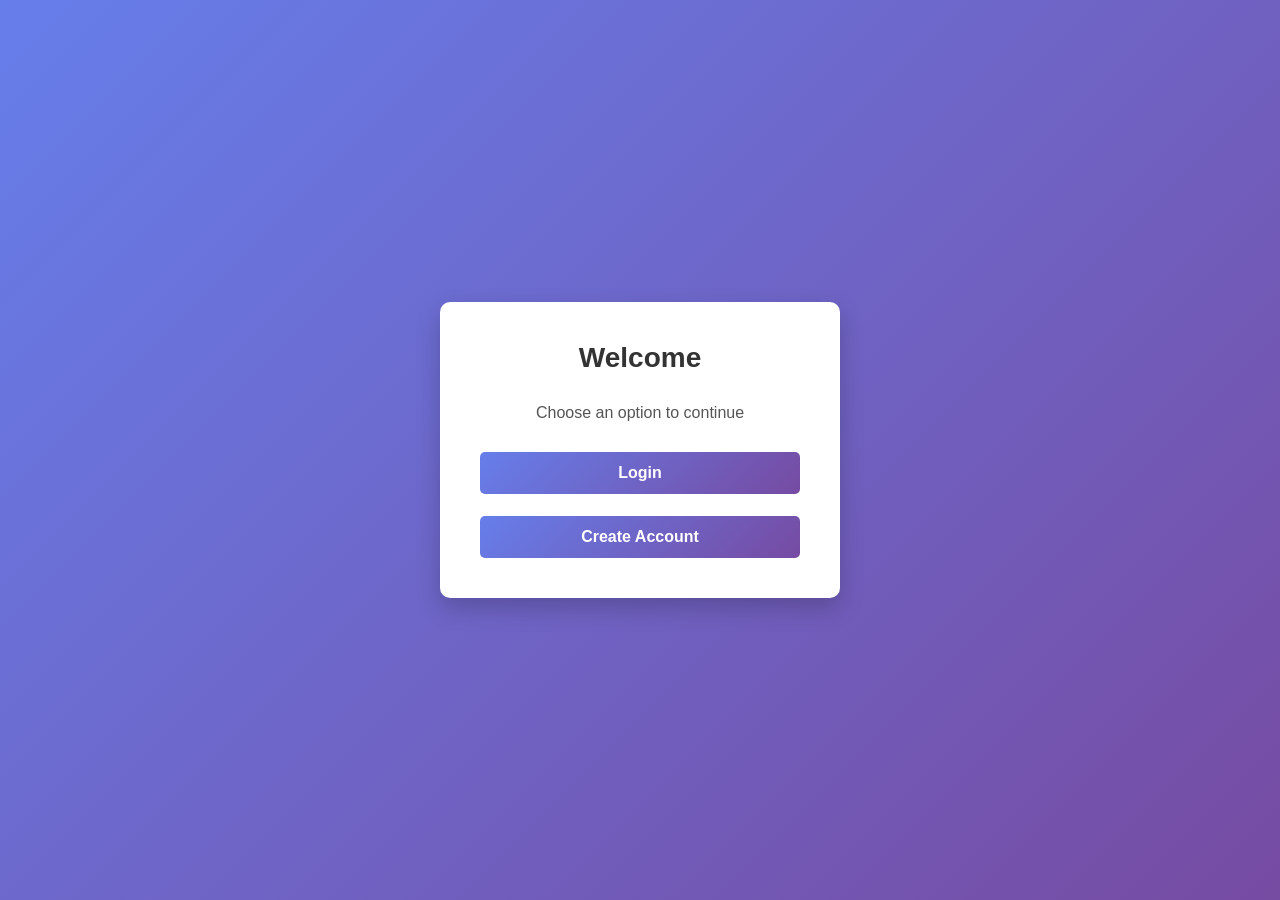
<file: index.html>
<!DOCTYPE html>
<html lang="en">
<head>
    <meta charset="UTF-8">
    <meta name="viewport" content="width=device-width, initial-scale=1.0">
    <title>Registration</title>
    <link rel="stylesheet" href="style.css">
</head>
<body>
    <div class="container">
        <div class="registration-box">
            <h1>Welcome</h1>
            <p style="text-align:center; color:#555; margin-bottom:20px;">Choose an option to continue</p>
            <div style="display:flex; gap:12px; flex-direction:column;">
                <a class="btn-submit" href="login.html" style="text-align:center; text-decoration:none; display:block;">Login</a>
                <a class="btn-submit" href="register.html" style="text-align:center; text-decoration:none; display:block;">Create Account</a>
            </div>
        </div>
    </div>
</body>
</html>
</file>
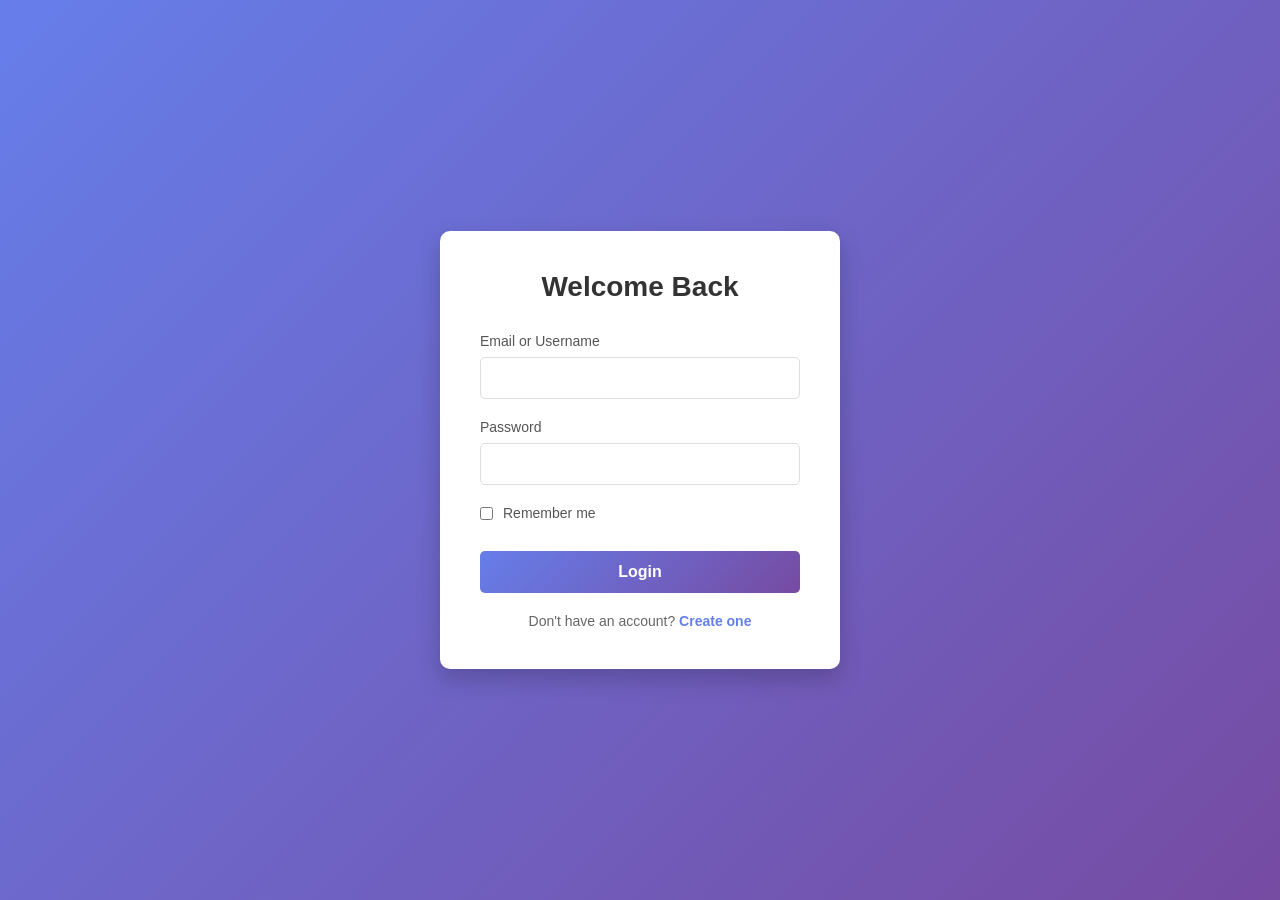
<file: comment.html>
<!DOCTYPE html>
<html lang="en">
<head>
    <meta charset="utf-8">
    <meta name="viewport" content="width=device-width, initial-scale=1">
    <title>Comments</title>
    <link rel="stylesheet" href="style.css">
    <script src="app.js" defer></script>
</head>
<body>
    <div class="container comment-panel">
        <div class="comment-header">
            <div>
                <h1>Community Comments</h1>
                <p class="comment-metadata" id="commentMetadata">Loading...</p>
            </div>
            <div class="comment-actions">
                <a class="btn-submit" href="index.html">Home</a>
                <button class="btn-submit" id="logoutBtn" type="button">Logout</button>
            </div>
        </div>

        <div class="comment-box">
            <div class="message" id="commentMessage"></div>
            <form id="commentForm">
                <div class="form-group">
                    <label for="commentText">Add a comment</label>
                    <textarea id="commentText" name="commentText" placeholder="Write something..." required></textarea>
                </div>
                <button type="submit" class="btn-submit">Post Comment</button>
            </form>
        </div>

        <ul class="comment-list" id="commentList"></ul>
    </div>
</body>
</html>
</file>
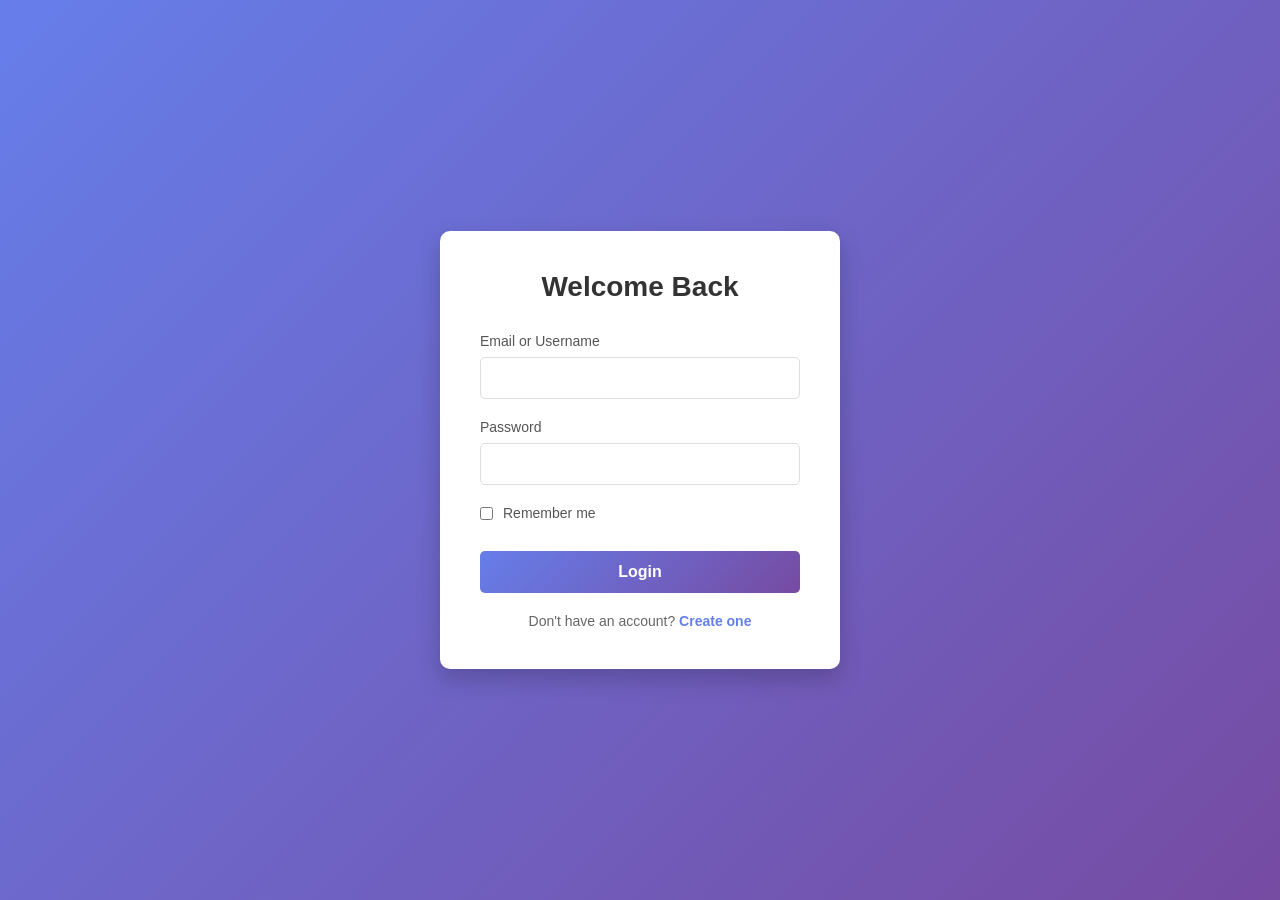
<file: login.html>
<!DOCTYPE html>
<html lang="en">
<head>
    <meta charset="utf-8">
    <meta name="viewport" content="width=device-width, initial-scale=1">
    <title>Login</title>
    <link rel="stylesheet" href="style.css">
    <script src="app.js" defer></script>
 </head>
<body>
    <div class="container">
        <div class="registration-box">
            <h1>Welcome Back</h1>
            <form id="loginForm" action="#" method="post">
                <div class="message" id="commentMessage"></div>
                <div class="form-group">
                    <label for="login-identifier">Email or Username</label>
                    <input type="text" id="login-identifier" name="identifier" required>
                </div>

                <div class="form-group">
                    <label for="login-password">Password</label>
                    <input type="password" id="login-password" name="password" required>
                </div>

                <div class="form-group checkbox">
                    <input type="checkbox" id="remember" name="remember">
                    <label for="remember" class="checkbox-label">Remember me</label>
                </div>

                <button type="submit" class="btn-submit">Login</button>

                <p class="login-link">Don't have an account? <a href="register.html">Create one</a></p>
            </form>
        </div>
    </div>
</body>
</html>
</file>
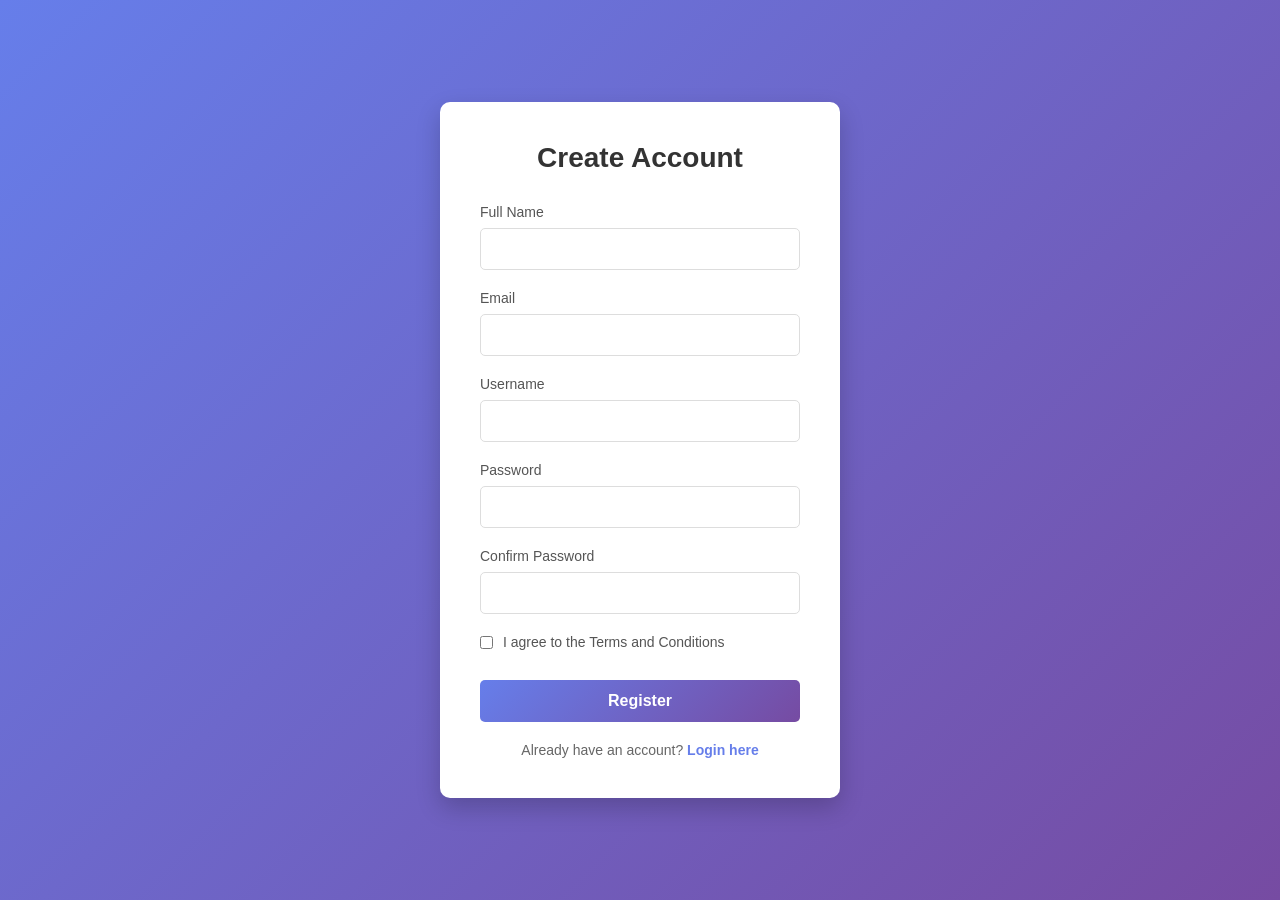
<file: register.html>
<!DOCTYPE html>
<html lang="en">
<head>
    <meta charset="UTF-8">
    <meta name="viewport" content="width=device-width, initial-scale=1.0">
    <title>Register</title>
    <link rel="stylesheet" href="style.css">
    <script src="app.js" defer></script>
 </head>
<body>
    <div class="container">
        <div class="registration-box">
            <h1>Create Account</h1>
            <form id="registrationForm">
                <div class="message" id="commentMessage"></div>
                <div class="form-group">
                    <label for="fullname">Full Name</label>
                    <input type="text" id="fullname" name="fullname" required>
                </div>
                
                <div class="form-group">
                    <label for="email">Email</label>
                    <input type="email" id="email" name="email" required>
                </div>
                
                <div class="form-group">
                    <label for="username">Username</label>
                    <input type="text" id="username" name="username" required>
                </div>
                
                <div class="form-group">
                    <label for="password">Password</label>
                    <input type="password" id="password" name="password" required>
                </div>
                
                <div class="form-group">
                    <label for="confirm-password">Confirm Password</label>
                    <input type="password" id="confirm-password" name="confirm-password" required>
                </div>
                
                <div class="form-group checkbox">
                    <input type="checkbox" id="terms" name="terms" required>
                    <label for="terms" class="checkbox-label">I agree to the Terms and Conditions</label>
                </div>
                
                <button type="submit" class="btn-submit">Register</button>
                
                <p class="login-link">Already have an account? <a href="login.html">Login here</a></p>
            </form>
        </div>
    </div>
</body>
</html>
</file>
<file: style.css>
* {
    margin: 0;
    padding: 0;
    box-sizing: border-box;
}

body {
    font-family: 'Segoe UI', Tahoma, Geneva, Verdana, sans-serif;
    background: linear-gradient(135deg, #667eea 0%, #764ba2 100%);
    min-height: 100vh;
    display: flex;
    justify-content: center;
    align-items: center;
}

.container {
    width: 100%;
    padding: 20px;
}

.registration-box {
    background: white;
    border-radius: 10px;
    box-shadow: 0 10px 25px rgba(0, 0, 0, 0.2);
    padding: 40px;
    max-width: 400px;
    margin: 0 auto;
}

h1 {
    text-align: center;
    color: #333;
    margin-bottom: 30px;
    font-size: 28px;
}

.form-group {
    margin-bottom: 20px;
}

label {
    display: block;
    margin-bottom: 8px;
    color: #555;
    font-weight: 500;
    font-size: 14px;
}

input[type="text"],
input[type="email"],
input[type="password"] {
    width: 100%;
    padding: 12px 15px;
    border: 1px solid #ddd;
    border-radius: 5px;
    font-size: 14px;
    transition: border-color 0.3s ease;
}

input[type="text"]:focus,
input[type="email"]:focus,
input[type="password"]:focus {
    outline: none;
    border-color: #667eea;
    box-shadow: 0 0 5px rgba(102, 126, 234, 0.3);
}

.checkbox {
    display: flex;
    align-items: center;
}

input[type="checkbox"] {
    width: auto;
    margin-right: 10px;
    cursor: pointer;
}

.checkbox-label {
    margin-bottom: 0;
    display: inline;
    cursor: pointer;
}

.btn-submit {
    width: 100%;
    padding: 12px;
    background: linear-gradient(135deg, #667eea 0%, #764ba2 100%);
    color: white;
    border: none;
    border-radius: 5px;
    font-size: 16px;
    font-weight: 600;
    cursor: pointer;
    transition: transform 0.2s ease, box-shadow 0.2s ease;
    margin-top: 10px;
}

.btn-submit:hover {
    transform: translateY(-2px);
    box-shadow: 0 5px 15px rgba(102, 126, 234, 0.4);
}

.btn-submit:active {
    transform: translateY(0);
}

.login-link {
    text-align: center;
    margin-top: 20px;
    color: #666;
    font-size: 14px;
}

.login-link a {
    color: #667eea;
    text-decoration: none;
    font-weight: 600;
    transition: color 0.3s ease;
}

.login-link a:hover {
    color: #764ba2;
    text-decoration: underline;
}

.message {
    margin-bottom: 16px;
    color: #d9534f;
    font-size: 14px;
    text-align: center;
}

textarea {
    min-height: 100px;
    resize: vertical;
}

.comment-panel {
    max-width: 700px;
    width: 100%;
}

.comment-header {
    display: flex;
    justify-content: space-between;
    align-items: center;
    margin-bottom: 20px;
}

.comment-header h1 {
    margin-bottom: 0;
}

.comment-actions {
    display: flex;
    gap: 10px;
    flex-wrap: wrap;
}

.comment-metadata {
    color: #555;
    margin-bottom: 24px;
    text-align: center;
}

.comment-box {
    margin-bottom: 30px;
}

.comment-list {
    list-style: none;
    padding: 0;
    margin: 0;
}

.comment-item {
    background: #f7f9ff;
    border: 1px solid #e3e6fb;
    border-radius: 10px;
    padding: 18px;
    margin-bottom: 16px;
}

.comment-author {
    display: flex;
    justify-content: space-between;
    align-items: center;
    margin-bottom: 10px;
    font-weight: 700;
    color: #333;
}

.comment-date {
    font-size: 13px;
    color: #777;
}

.comment-text {
    color: #444;
    line-height: 1.6;
}

@media (max-width: 480px) {
    .registration-box {
        padding: 25px;
    }
    
    h1 {
        font-size: 24px;
    }
    
    .comment-header {
        flex-direction: column;
        align-items: stretch;
        gap: 10px;
    }
    
    .comment-actions {
        justify-content: center;
    }
}
</file>
